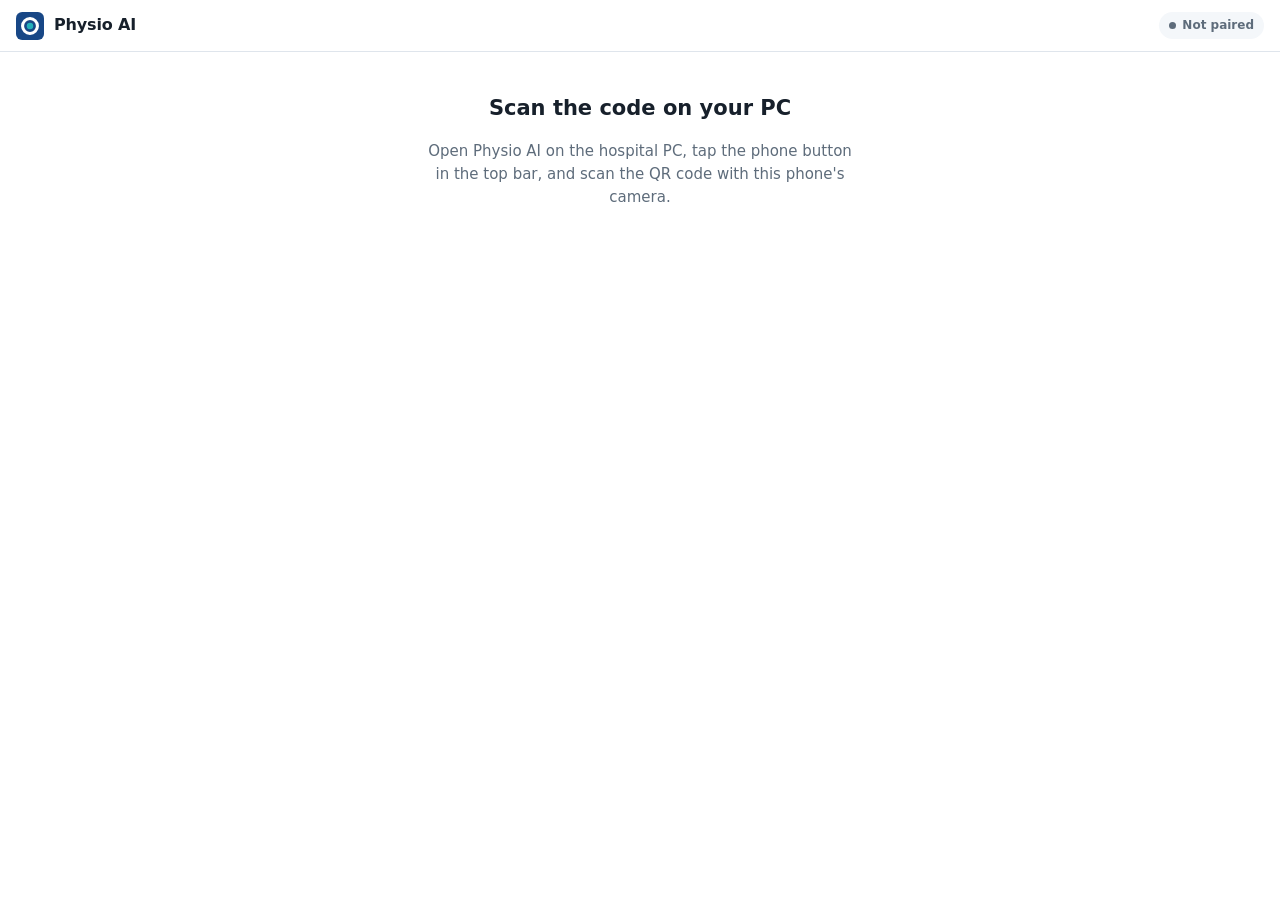
<file: index.html>
<!doctype html>
<html lang="en">
  <head>
    <meta charset="utf-8" />
    <meta name="viewport" content="width=device-width, initial-scale=1, viewport-fit=cover" />
    <meta name="referrer" content="no-referrer" />
    <meta name="robots" content="noindex" />
    <meta name="theme-color" content="#184786" />
    <title>Physio AI</title>
    <link rel="icon" type="image/svg+xml" href="icon.svg" />
    <link rel="stylesheet" href="phone.css" />
  </head>
  <body>
    <header class="top">
      <img class="logo" src="icon.svg" alt="" />
      <span class="name">Physio AI</span>
      <span id="conn" class="conn" role="status" aria-live="polite" aria-atomic="true">Connecting&hellip;</span>
      <button id="menu-btn" class="menu-btn" aria-label="Menu" aria-haspopup="true" aria-expanded="false" aria-controls="menu" hidden>
        <svg width="20" height="20" viewBox="0 0 24 24" fill="currentColor" aria-hidden="true"><circle cx="12" cy="5" r="1.8" /><circle cx="12" cy="12" r="1.8" /><circle cx="12" cy="19" r="1.8" /></svg>
      </button>
      <div id="menu" class="menu" role="menu" aria-label="Phone remote menu" hidden>
        <button id="new-chat" class="menu-item" role="menuitem" type="button" disabled>
          <svg width="18" height="18" viewBox="0 0 24 24" fill="none" stroke="currentColor" stroke-width="1.8" stroke-linecap="round" stroke-linejoin="round" aria-hidden="true"><path d="M12 5v14M5 12h14" /></svg>
          New conversation
        </button>
        <button id="forget" class="menu-item danger" role="menuitem" type="button">
          <svg width="18" height="18" viewBox="0 0 24 24" fill="none" stroke="currentColor" stroke-width="1.8" stroke-linecap="round" stroke-linejoin="round" aria-hidden="true"><path d="M9 7H7a4 4 0 0 0 0 8h2M15 7h2a4 4 0 0 1 0 8h-2M8 11h8M4 4l16 16" /></svg>
          Forget this PC
        </button>
      </div>
    </header>

    <main id="feed" class="feed" aria-label="Conversation with your PC">
      <section id="intro" class="intro" aria-labelledby="intro-title">
        <p id="site" class="site">Hospital PC</p>
        <div class="welcome">
          <p class="eyebrow">Phone remote</p>
          <h1 id="intro-title">Start a task on your PC</h1>
          <p>Choose a shortcut or describe what you need. The browser on your hospital PC does the work.</p>
        </div>
        <div class="shortcut-head">
          <h2>Shortcuts</h2>
          <span>Tap to start</span>
        </div>
        <div id="cards" class="cards" aria-live="polite"></div>
        <p class="start-note">You can review plans and approvals here. Some sensitive actions must still be answered on the PC.</p>
      </section>
    </main>

    <section id="unpaired" class="unpaired" hidden aria-labelledby="unpaired-title">
      <h1 id="unpaired-title">Scan the code on your PC</h1>
      <p>
        Open Physio AI on the hospital PC, tap the phone button in the top bar, and scan the
        QR code with this phone's camera.
      </p>
    </section>

    <footer class="composer">
      <div class="composer-meta">
        <div id="mode-seg" class="mode-seg" role="radiogroup" aria-label="Permission mode">
          <button class="mode-opt" type="button" role="radio" data-mode="manual" aria-checked="true">Manual</button>
          <button class="mode-opt" type="button" role="radio" data-mode="auto" aria-checked="false">Auto</button>
        </div>
        <span id="usage" class="usage" aria-live="off"></span>
      </div>
      <div class="composer-row">
        <label class="sr-only" for="input">Message for your PC</label>
        <textarea id="input" rows="1" placeholder="Tell the PC what to do…" aria-describedby="composer-hint" enterkeyhint="send" autocapitalize="sentences"></textarea>
        <button id="send" class="round send" aria-label="Send message" disabled>
          <svg width="20" height="20" viewBox="0 0 24 24" fill="none" stroke="currentColor" stroke-width="2.2" stroke-linecap="round" stroke-linejoin="round" aria-hidden="true"><path d="M12 19V5M5 12l7-7 7 7" /></svg>
        </button>
        <button id="stop" class="round stop" aria-label="Stop current task" hidden>
          <svg width="18" height="18" viewBox="0 0 24 24" aria-hidden="true"><rect x="6" y="6" width="12" height="12" rx="2" fill="currentColor" /></svg>
        </button>
      </div>
      <p id="composer-hint" class="composer-hint">Enter to send · Shift + Enter for a new line</p>
    </footer>

    <script type="module" src="phone.js"></script>
  </body>
</html>
</file>
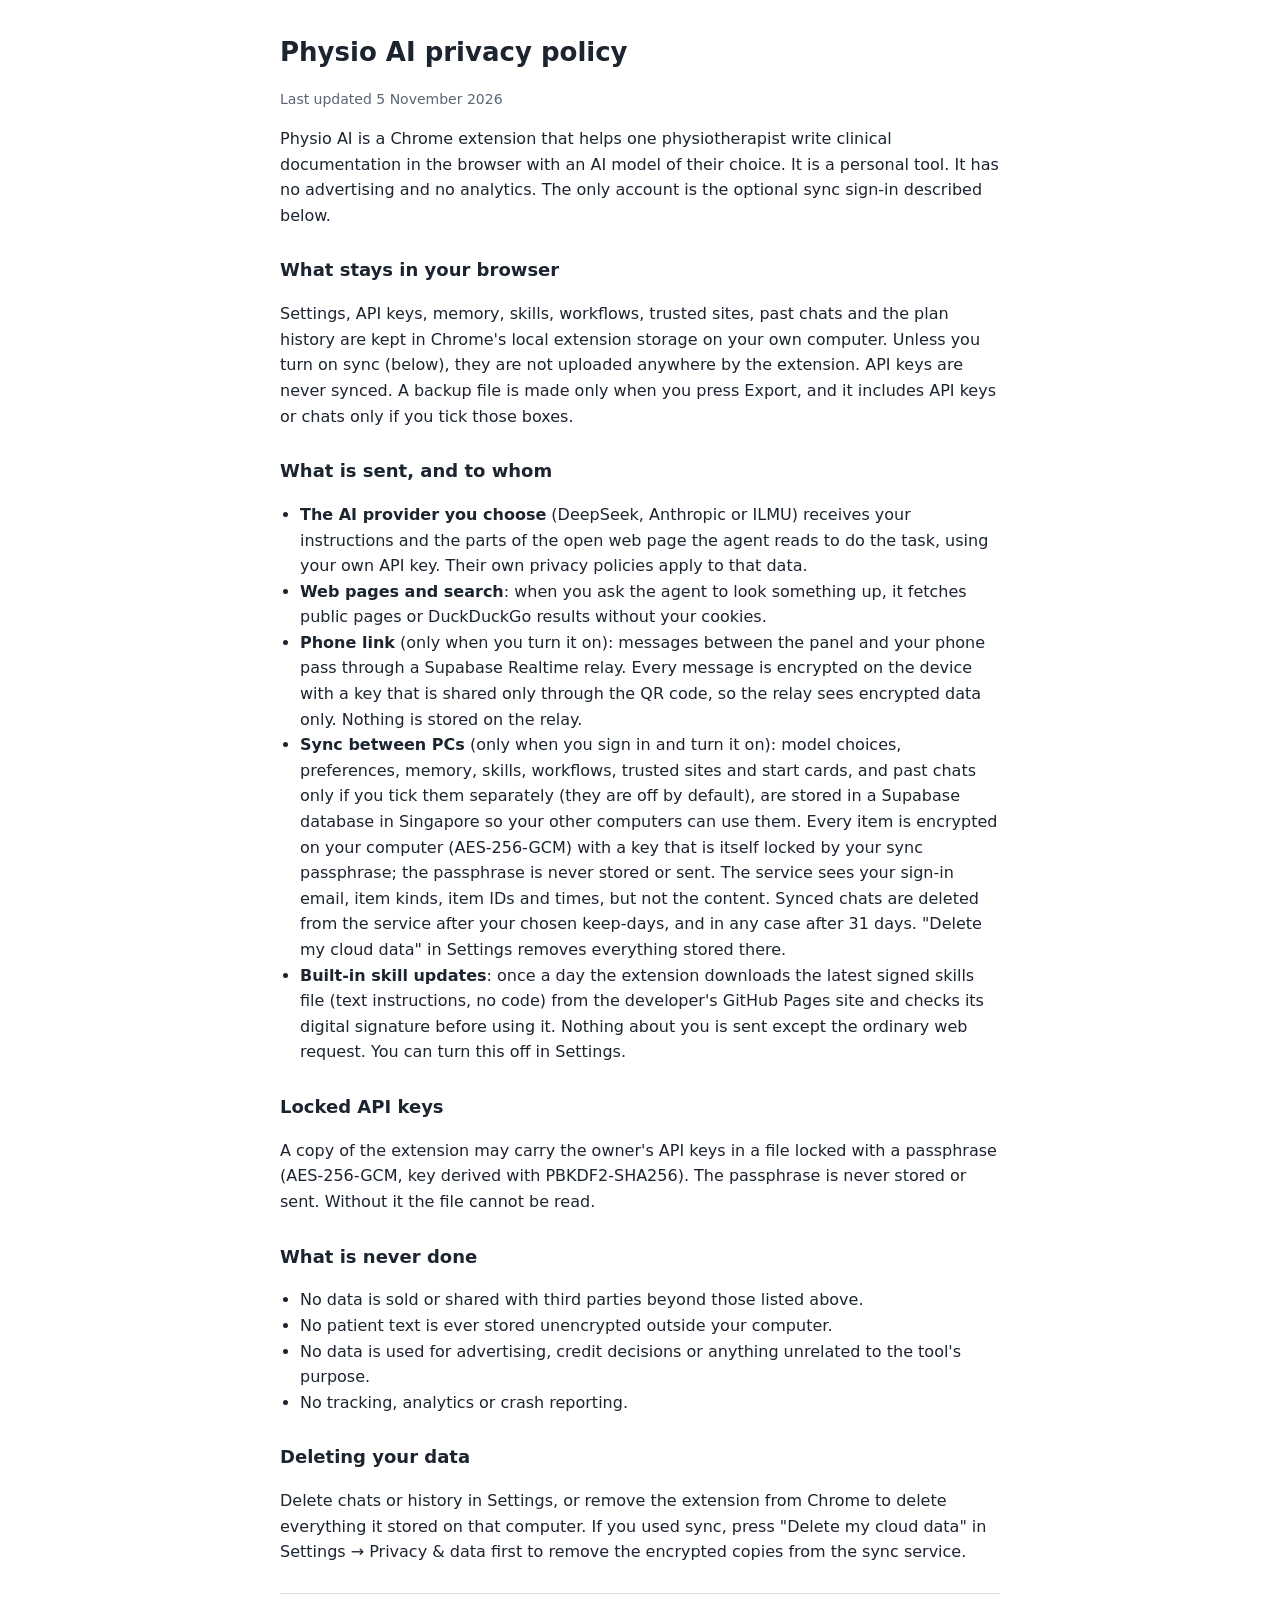
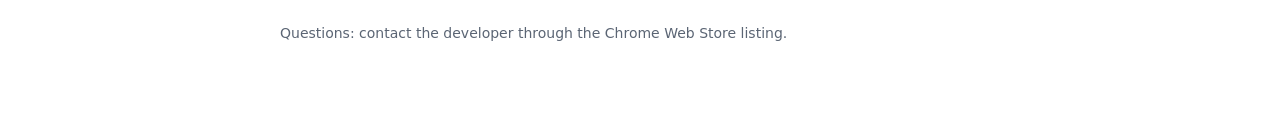
<file: privacy.html>
<!doctype html>
<html lang="en">
<head>
<meta charset="utf-8" />
<meta name="viewport" content="width=device-width, initial-scale=1" />
<title>Physio AI privacy policy</title>
<style>
  :root { --bg: #ffffff; --fg: #1c2430; --muted: #5b6574; --line: #d9dee5; }
  @media (prefers-color-scheme: dark) { :root { --bg: #15191f; --fg: #e7ebf0; --muted: #a3adba; --line: #2c333d; } }
  body { margin: 0; background: var(--bg); color: var(--fg); font: 16px/1.6 system-ui, -apple-system, "Segoe UI", sans-serif; }
  main { max-width: 720px; margin: 0 auto; padding: 32px 16px 64px; }
  h1 { font-size: 26px; margin: 0 0 4px; }
  h2 { font-size: 18px; margin: 28px 0 6px; }
  p, li { color: var(--fg); }
  .muted { color: var(--muted); font-size: 14px; }
  ul { padding-left: 20px; }
  hr { border: 0; border-top: 1px solid var(--line); margin: 28px 0; }
</style>
</head>
<body>
<main>
  <h1>Physio AI privacy policy</h1>
  <p class="muted">Last updated 5 November 2026</p>

  <p>Physio AI is a Chrome extension that helps one physiotherapist write clinical documentation in the
  browser with an AI model of their choice. It is a personal tool. It has no advertising and no analytics.
  The only account is the optional sync sign-in described below.</p>

  <h2>What stays in your browser</h2>
  <p>Settings, API keys, memory, skills, workflows, trusted sites, past chats and the plan history are
  kept in Chrome's local extension storage on your own computer. Unless you turn on sync (below), they are
  not uploaded anywhere by the extension. API keys are never synced. A backup file is made only when you
  press Export, and it includes API keys or chats only if you tick those boxes.</p>

  <h2>What is sent, and to whom</h2>
  <ul>
    <li><strong>The AI provider you choose</strong> (DeepSeek, Anthropic or ILMU) receives your
    instructions and the parts of the open web page the agent reads to do the task, using your own API
    key. Their own privacy policies apply to that data.</li>
    <li><strong>Web pages and search</strong>: when you ask the agent to look something up, it fetches
    public pages or DuckDuckGo results without your cookies.</li>
    <li><strong>Phone link</strong> (only when you turn it on): messages between the panel and your
    phone pass through a Supabase Realtime relay. Every message is encrypted on the device with a key
    that is shared only through the QR code, so the relay sees encrypted data only. Nothing is stored
    on the relay.</li>
    <li><strong>Sync between PCs</strong> (only when you sign in and turn it on): model choices,
    preferences, memory, skills, workflows, trusted sites and start cards, and past chats only if you
    tick them separately (they are off by default), are stored in a Supabase database in Singapore so your
    other computers can use them. Every item is encrypted on your computer (AES-256-GCM) with a key that is
    itself locked by your sync passphrase; the passphrase is never stored or sent. The service sees your
    sign-in email, item kinds, item IDs and times, but not the content. Synced chats are deleted from the
    service after your chosen keep-days, and in any case after 31 days. "Delete my cloud data" in Settings
    removes everything stored there.</li>
    <li><strong>Built-in skill updates</strong>: once a day the extension downloads the latest signed
    skills file (text instructions, no code) from the developer's GitHub Pages site and checks its digital
    signature before using it. Nothing about you is sent except the ordinary web request. You can turn this
    off in Settings.</li>
  </ul>

  <h2>Locked API keys</h2>
  <p>A copy of the extension may carry the owner's API keys in a file locked with a passphrase
  (AES-256-GCM, key derived with PBKDF2-SHA256). The passphrase is never stored or sent. Without it the
  file cannot be read.</p>

  <h2>What is never done</h2>
  <ul>
    <li>No data is sold or shared with third parties beyond those listed above.</li>
    <li>No patient text is ever stored unencrypted outside your computer.</li>
    <li>No data is used for advertising, credit decisions or anything unrelated to the tool's purpose.</li>
    <li>No tracking, analytics or crash reporting.</li>
  </ul>

  <h2>Deleting your data</h2>
  <p>Delete chats or history in Settings, or remove the extension from Chrome to delete everything it
  stored on that computer. If you used sync, press "Delete my cloud data" in Settings → Privacy &amp; data
  first to remove the encrypted copies from the sync service.</p>

  <hr />
  <p class="muted">Questions: contact the developer through the Chrome Web Store listing.</p>
</main>
</body>
</html>
</file>
<file: phone.css>
:root {
  color-scheme: light;
  --bg: #fff;
  --bg-soft: #f4f7fa;
  --raised: #fff;
  --text: #17202b;
  --muted: #5e6c7b;
  --border: #dfe5ec;
  --border-strong: #c5d0dc;
  --accent: #184786;
  --accent-soft: #e8eff8;
  --teal: #168a94;
  --teal-soft: #e2f3f4;
  --teal-text: #106c74;
  --warn-bg: #fdf6e7;
  --warn-border: #dfbd68;
  --warn-text: #73520a;
  --danger: #a73c2e;
  --danger-soft: #fbece9;
  --shadow: 0 5px 20px rgb(20 43 68 / 5%);
}

@media (prefers-color-scheme: dark) {
  :root {
    color-scheme: dark;
    --bg: #11161c;
    --bg-soft: #1a222b;
    --raised: #182029;
    --text: #e6ebf0;
    --muted: #a2afbd;
    --border: #2b3642;
    --border-strong: #455262;
    --accent: #6199e2;
    --accent-soft: #1b304b;
    --teal: #45c1ca;
    --teal-soft: #17383d;
    --teal-text: #85dce3;
    --warn-bg: #332c1b;
    --warn-border: #71602e;
    --warn-text: #efd58e;
    --danger: #ef9a88;
    --danger-soft: #382320;
    --shadow: 0 5px 20px rgb(0 0 0 / 12%);
  }
}

* { box-sizing: border-box; }
[hidden] { display: none !important; }

html,
body {
  height: 100%;
  height: 100dvh;
}

body {
  margin: 0;
  display: flex;
  flex-direction: column;
  overflow: hidden;
  background: var(--bg);
  color: var(--text);
  font: 15px/1.55 ui-sans-serif, -apple-system, "Segoe UI", Roboto, system-ui, sans-serif;
  -webkit-font-smoothing: antialiased;
  overscroll-behavior: none;
}

button,
textarea { -webkit-tap-highlight-color: transparent; }
button { touch-action: manipulation; }
button:disabled { cursor: not-allowed; opacity: 0.48; }

button:focus-visible,
a:focus-visible,
textarea:focus-visible,
summary:focus-visible {
  outline: 3px solid var(--accent);
  outline-offset: 3px;
}

.sr-only {
  position: absolute;
  width: 1px;
  height: 1px;
  padding: 0;
  margin: -1px;
  overflow: hidden;
  clip: rect(0, 0, 0, 0);
  white-space: nowrap;
  border: 0;
}

.top {
  flex: none;
  display: flex;
  align-items: center;
  gap: 10px;
  min-height: 52px;
  padding: calc(8px + env(safe-area-inset-top)) max(16px, env(safe-area-inset-right)) 8px max(16px, env(safe-area-inset-left));
  border-bottom: 1px solid var(--border);
  background: var(--bg);
}

.logo { width: 28px; height: 28px; }
.name { font-size: 16px; font-weight: 650; letter-spacing: -0.01em; }

.conn {
  display: inline-flex;
  align-items: center;
  gap: 6px;
  margin-left: auto;
  padding: 4px 10px;
  border-radius: 999px;
  background: var(--bg-soft);
  color: var(--muted);
  font-size: 12px;
  font-weight: 550;
  white-space: nowrap;
}

.conn::before {
  content: "";
  flex: none;
  width: 7px;
  height: 7px;
  border-radius: 50%;
  background: currentColor;
}

.forget { flex: 0 0 44px; min-width: 44px; min-height: 44px; margin: -8px -8px -8px 0; padding: 0; border: 0; background: transparent; color: var(--muted); cursor: pointer; }
.forget:hover { color: var(--text); }
.conn.on { background: var(--teal-soft); color: var(--teal-text); }
.conn.offline { background: var(--danger-soft); color: var(--danger); }
.conn.busy::before { animation: pulse 1.1s ease-in-out infinite; }
@keyframes pulse { 50% { opacity: 0.3; } }

.feed {
  flex: 1;
  min-height: 0;
  overflow-y: auto;
  overscroll-behavior-y: contain;
  -webkit-overflow-scrolling: touch;
  display: flex;
  flex-direction: column;
  gap: 12px;
  padding: 18px max(16px, env(safe-area-inset-right)) 24px max(16px, env(safe-area-inset-left));
  scrollbar-gutter: stable;
  scroll-padding-bottom: 16px;
}

.intro { display: flex; flex-direction: column; gap: 14px; }
.site { margin: 0; color: var(--muted); font-size: 12px; font-weight: 600; }

.welcome {
  padding: 20px;
  border: 1px solid var(--border);
  border-radius: 18px;
  background: linear-gradient(145deg, var(--accent-soft), var(--bg-soft));
}

.eyebrow {
  margin: 0 0 4px;
  color: var(--teal-text);
  font-size: 11px;
  font-weight: 700;
  letter-spacing: 0.08em;
  text-transform: uppercase;
}

.welcome h1 { margin: 0 0 7px; font-size: 22px; line-height: 1.25; letter-spacing: -0.025em; }
.welcome > p:last-child { margin: 0; color: var(--muted); font-size: 14px; }
.shortcut-head { display: flex; align-items: baseline; justify-content: space-between; gap: 12px; margin-top: 2px; }
.shortcut-head h2 { margin: 0; font-size: 14px; }
.shortcut-head span { color: var(--muted); font-size: 12px; }
.cards { display: flex; flex-direction: column; gap: 10px; }

.card {
  position: relative;
  display: grid;
  grid-template-columns: 32px 1fr 20px;
  align-items: center;
  gap: 11px;
  width: 100%;
  min-height: 64px;
  padding: 11px 12px;
  border: 1px solid var(--border);
  border-radius: 14px;
  background: var(--raised);
  box-shadow: var(--shadow);
  color: var(--text);
  font: inherit;
  text-align: left;
}

.card:active:not(:disabled) { background: var(--bg-soft); transform: translateY(1px); }
.card-icon { display: grid; place-items: center; width: 32px; height: 32px; border-radius: 10px; background: var(--accent-soft); color: var(--accent); font-size: 17px; }
.card-copy { display: flex; flex-direction: column; min-width: 0; }
.card b { font-size: 14px; font-weight: 650; }
.card small { display: -webkit-box; overflow: hidden; color: var(--muted); font-size: 12px; -webkit-box-orient: vertical; -webkit-line-clamp: 2; }
.card-arrow { color: var(--muted); font-size: 22px; text-align: center; }
.start-note { margin: 0 4px; color: var(--muted); font-size: 12px; }

.me {
  align-self: flex-end;
  max-width: 90%;
  padding: 10px 14px;
  border-radius: 17px 17px 5px 17px;
  background: var(--accent-soft);
  white-space: pre-wrap;
  overflow-wrap: anywhere;
}

.say { max-width: 100%; overflow-wrap: anywhere; }
.say > :first-child { margin-top: 0; }
.say > :last-child { margin-bottom: 0; }
.say p { margin: 0 0 10px; }
.say h1,
.say h2,
.say h3,
.say h4,
.say h5,
.say h6 { margin: 16px 0 7px; font-size: 17px; line-height: 1.35; }
.say h1,
.say h2 { font-size: 19px; }
.say ul,
.say ol { margin: 7px 0 12px; padding-left: 24px; }
.say li + li { margin-top: 4px; }
.say blockquote { margin: 10px 0; padding: 4px 12px; border-left: 3px solid var(--border-strong); color: var(--muted); }
.say hr { margin: 16px 0; border: 0; border-top: 1px solid var(--border); }
.say a { color: var(--accent); text-underline-offset: 2px; overflow-wrap: anywhere; }
.say code { padding: 1px 4px; border-radius: 4px; background: var(--bg-soft); font: 0.9em ui-monospace, SFMono-Regular, Consolas, monospace; }
.say pre { max-width: 100%; margin: 10px 0; padding: 12px; overflow-x: auto; border: 1px solid var(--border); border-radius: 10px; background: var(--bg-soft); white-space: pre; }
.say pre code { padding: 0; background: none; }
.say table { display: block; max-width: 100%; margin: 10px 0; overflow-x: auto; border-collapse: collapse; font-size: 13px; }
.say th,
.say td { padding: 6px 9px; border: 1px solid var(--border); text-align: left; vertical-align: top; }
.say th { background: var(--bg-soft); }

.step {
  display: grid;
  grid-template-columns: 16px 1fr auto;
  align-items: center;
  gap: 8px;
  min-height: 26px;
  padding: 2px 4px;
  color: var(--muted);
  font-size: 13px;
}

.step::before {
  content: "";
  grid-column: 1;
  grid-row: 1;
  justify-self: center;
  width: 7px;
  height: 7px;
  border-radius: 50%;
  background: var(--teal);
  animation: pulse 1.1s ease-in-out infinite;
}

.step::after {
  content: "Working";
  grid-column: 3;
  font-size: 11px;
}

.step.done { color: var(--muted); }
.step.done::before { width: auto; height: auto; background: none; content: "✓"; color: var(--teal-text); font-weight: 700; animation: none; }
.step.done::after { content: "Done"; }
.step.fail { color: var(--danger); }
.step.fail::before { background: var(--danger); animation: none; }
.step.fail::after { content: "Failed"; }
.step-label { grid-column: 2; grid-row: 1; overflow-wrap: anywhere; }
.step.compact { min-height: 22px; font-size: 12px; }
.step.compact::after { content: none; }

.note { font-size: 13px; font-style: italic; color: var(--muted); }
.error { padding: 10px 12px; border: 1px solid var(--danger); border-radius: 10px; background: var(--danger-soft); color: var(--danger); font-size: 13.5px; }

.fold {
  overflow: hidden;
  border: 1px solid var(--border);
  border-radius: 12px;
  background: var(--raised);
}

.fold > summary {
  position: relative;
  display: flex;
  align-items: center;
  min-height: 44px;
  padding: 9px 40px 9px 12px;
  cursor: pointer;
  color: var(--muted);
  font-size: 13px;
  font-weight: 600;
  list-style: none;
}

.fold > summary::-webkit-details-marker { display: none; }
.fold > summary::after { content: "+"; position: absolute; right: 14px; font-size: 20px; font-weight: 400; }
.fold[open] > summary::after { content: "−"; }
.fold-body { max-height: 55dvh; overflow-y: auto; overscroll-behavior: contain; padding: 0 12px 12px; }

.box {
  display: flex;
  flex-direction: column;
  gap: 10px;
  padding: 14px;
  border: 1px solid var(--border-strong);
  border-radius: 16px;
  background: var(--raised);
  box-shadow: var(--shadow);
}

.box.ask { border-color: var(--warn-border); background: var(--warn-bg); }
.box.plan { border-color: var(--accent); }
.box.settled { box-shadow: none; opacity: 0.82; }
.box-head { display: flex; align-items: flex-start; gap: 8px; font-weight: 650; line-height: 1.4; }
.box-head > .head-text { min-width: 0; overflow-wrap: anywhere; }
.tag { flex: none; margin-left: auto; padding: 2px 8px; border-radius: 6px; background: var(--teal-soft); color: var(--teal-text); font-size: 11px; font-weight: 600; }
.label { font-size: 12px; font-weight: 650; color: var(--muted); }
.notes { width: 100%; min-height: 150px; max-height: 45dvh; padding: 11px 12px; border: 1px solid var(--border-strong); border-radius: 10px; background: var(--bg); color: var(--text); font: inherit; font-size: 16px; line-height: 1.5; resize: vertical; }
.notes:read-only { opacity: 0.85; }
.chips { display: flex; flex-wrap: wrap; gap: 6px; }
.chip { padding: 4px 9px; border: 1px solid var(--warn-border); border-radius: 8px; background: var(--warn-bg); color: var(--warn-text); font-size: 12.5px; }
.detail { max-height: 45dvh; overflow-y: auto; padding: 9px 10px; border: 1px solid var(--border); border-radius: 9px; background: var(--bg); color: var(--text); font-family: ui-monospace, SFMono-Regular, Consolas, monospace; font-size: 12px; white-space: pre-wrap; overflow-wrap: anywhere; }
.fold .detail { max-height: none; border: 0; padding: 0; }
.why { color: var(--warn-text); font-size: 13px; }
.pc-only { padding: 10px; border-radius: 8px; background: var(--bg); }
.btns { display: flex; gap: 10px; }
.btn { flex: 1; min-height: 46px; padding: 10px 12px; border: 1px solid var(--border-strong); border-radius: 11px; background: var(--bg); color: var(--text); font: inherit; font-weight: 600; }
.btn.primary { border-color: var(--accent); background: var(--accent); color: #fff; }
.box.pending .btn { opacity: 0.6; }
.outcome { padding-top: 2px; color: var(--teal-text); font-size: 13px; font-weight: 650; }
.outcome.cancelled { color: var(--muted); }

.composer {
  flex: none;
  padding: 9px max(14px, env(safe-area-inset-right)) calc(8px + env(safe-area-inset-bottom)) max(14px, env(safe-area-inset-left));
  border-top: 1px solid var(--border);
  background: var(--bg);
}

.composer-row { display: flex; align-items: flex-end; gap: 9px; }
.composer textarea { flex: 1; min-width: 0; min-height: 46px; max-height: min(160px, 32dvh); padding: 11px 14px; overflow-y: auto; border: 1px solid var(--border-strong); border-radius: 23px; background: var(--raised); color: var(--text); font: inherit; font-size: 16px; line-height: 1.45; resize: none; }
.composer textarea::placeholder { color: var(--muted); opacity: 1; }
.composer textarea:disabled { background: var(--bg-soft); }
.composer-hint { min-height: 17px; margin: 4px 5px 0; color: var(--muted); font-size: 11px; }
.composer.offline .composer-hint { color: var(--danger); }
.composer.busy .composer-hint { color: var(--teal-text); }
.round { flex: none; width: 46px; height: 46px; display: grid; place-items: center; padding: 0; border: 0; border-radius: 50%; }
.send { background: var(--accent); color: #fff; }
.send:disabled { background: var(--bg-soft); color: var(--muted); opacity: 1; }
.stop { border: 1px solid var(--border-strong); background: var(--raised); color: var(--danger); }

.unpaired { flex: 1; align-self: center; max-width: 480px; padding: 40px 24px; text-align: center; color: var(--muted); }
.unpaired h1 { margin: 0 0 8px; color: var(--text); font-size: 21px; }

@media (min-width: 600px) {
  .feed { width: 100%; max-width: 760px; align-self: center; padding-inline: 24px; }
  .cards { display: grid; grid-template-columns: repeat(2, minmax(0, 1fr)); }
  .welcome { grid-column: 1 / -1; }
  .composer { padding-inline: max(24px, calc((100% - 712px) / 2)); }
}

@media (max-width: 350px) {
  .name { display: none; }
  .btns { flex-direction: column; }
}

@media (prefers-reduced-motion: reduce) {
  *,
  *::before,
  *::after { scroll-behavior: auto !important; animation-duration: 0.01ms !important; animation-iteration-count: 1 !important; transition-duration: 0.01ms !important; }
}

/* Mode switch, usage line, new conversation. */
.forget:disabled { opacity: 0.35; cursor: default; }
.composer-meta { display: flex; align-items: center; justify-content: space-between; gap: 10px; margin: 0 0 8px; }
.mode-seg { display: inline-flex; padding: 2px; border-radius: 10px; background: var(--bg-soft); }
.mode-opt { min-height: 36px; padding: 0 14px; border: 1px solid transparent; border-radius: 8px; background: transparent; color: var(--muted); font: inherit; font-size: 13px; }
.mode-opt[aria-checked="true"] { border-color: var(--border); background: var(--raised); color: var(--text); font-weight: 600; }
.mode-opt[data-mode="auto"][aria-checked="true"] { color: var(--accent); }
.mode-opt:disabled { opacity: 0.5; }
.mode-opt:focus-visible { outline: 2px solid var(--accent); outline-offset: 1px; }
.usage { min-width: 0; overflow: hidden; color: var(--muted); font-size: 11px; text-align: right; text-overflow: ellipsis; white-space: nowrap; }

/* Header menu (New conversation, Forget this PC). */
.top { position: relative; }
.menu-btn { flex: 0 0 44px; min-width: 44px; min-height: 44px; margin: -8px -10px -8px 0; padding: 0; border: 0; border-radius: 12px; background: transparent; color: var(--muted); cursor: pointer; }
.menu-btn:active { background: var(--bg-soft); }
.menu-btn:focus-visible, .menu-item:focus-visible, .copy:focus-visible, .process > summary:focus-visible { outline: 2px solid var(--accent); outline-offset: 2px; }
.menu { position: absolute; z-index: 30; top: calc(100% - 4px); right: max(12px, env(safe-area-inset-right)); min-width: 236px; padding: 6px; border: 1px solid var(--border); border-radius: 14px; background: var(--raised); box-shadow: var(--shadow); }
.menu-item { display: flex; align-items: center; gap: 12px; width: 100%; min-height: 46px; padding: 0 12px; border: 0; border-radius: 10px; background: transparent; color: var(--text); font: inherit; font-size: 15px; text-align: left; cursor: pointer; }
.menu-item:active:not(:disabled) { background: var(--bg-soft); }
.menu-item:disabled { opacity: 0.4; cursor: default; }
.menu-item.danger { color: var(--danger); }

/* Steps fold into one line per task, like the extension's "Worked" line. */
.process { align-self: stretch; }
.process > summary { display: flex; align-items: center; gap: 8px; min-height: 36px; padding: 4px 2px; color: var(--muted); font-size: 13px; list-style: none; cursor: pointer; user-select: none; }
.process > summary::-webkit-details-marker { display: none; }
.process-dot { flex: none; width: 8px; height: 8px; border-radius: 50%; background: var(--teal); animation: pulse 1.1s ease-in-out infinite; }
.process.done .process-dot { width: auto; height: auto; border-radius: 0; background: none; color: var(--teal-text); font-weight: 700; line-height: 1; animation: none; }
.process.done .process-dot::before { content: "✓"; }
.process.issue .process-dot { color: var(--danger); }
.process.issue .process-dot::before { content: "!"; }
.process-label { flex: none; color: var(--text); font-weight: 600; }
.process-latest { min-width: 0; overflow: hidden; text-overflow: ellipsis; white-space: nowrap; }
.process-chev { margin-left: auto; flex: none; opacity: 0.5; transition: transform 160ms ease; }
.process[open] .process-chev { transform: rotate(90deg); }
.process-rows { display: flex; flex-direction: column; gap: 6px; margin: 2px 0 8px 4px; padding-left: 12px; border-left: 2px solid var(--border); }
.process-row { color: var(--muted); font-size: 13px; overflow-wrap: anywhere; }
.process-row.fail { color: var(--danger); }
.process-row .times { margin-left: 6px; opacity: 0.7; }

/* Copy under each answer. */
.answer { display: flex; flex-direction: column; align-items: flex-start; gap: 2px; }
.copy { min-height: 32px; padding: 0 10px; border: 1px solid var(--border); border-radius: 8px; background: transparent; color: var(--muted); font: inherit; font-size: 12px; cursor: pointer; }
.copy:active { background: var(--bg-soft); }

/* Card pictograms match the extension's. */
.card-icon svg { display: block; }

.target { padding: 7px 10px; border-radius: 10px; background: var(--accent-soft); color: var(--text); font-size: 13px; font-weight: 600; overflow-wrap: anywhere; }
</file>
